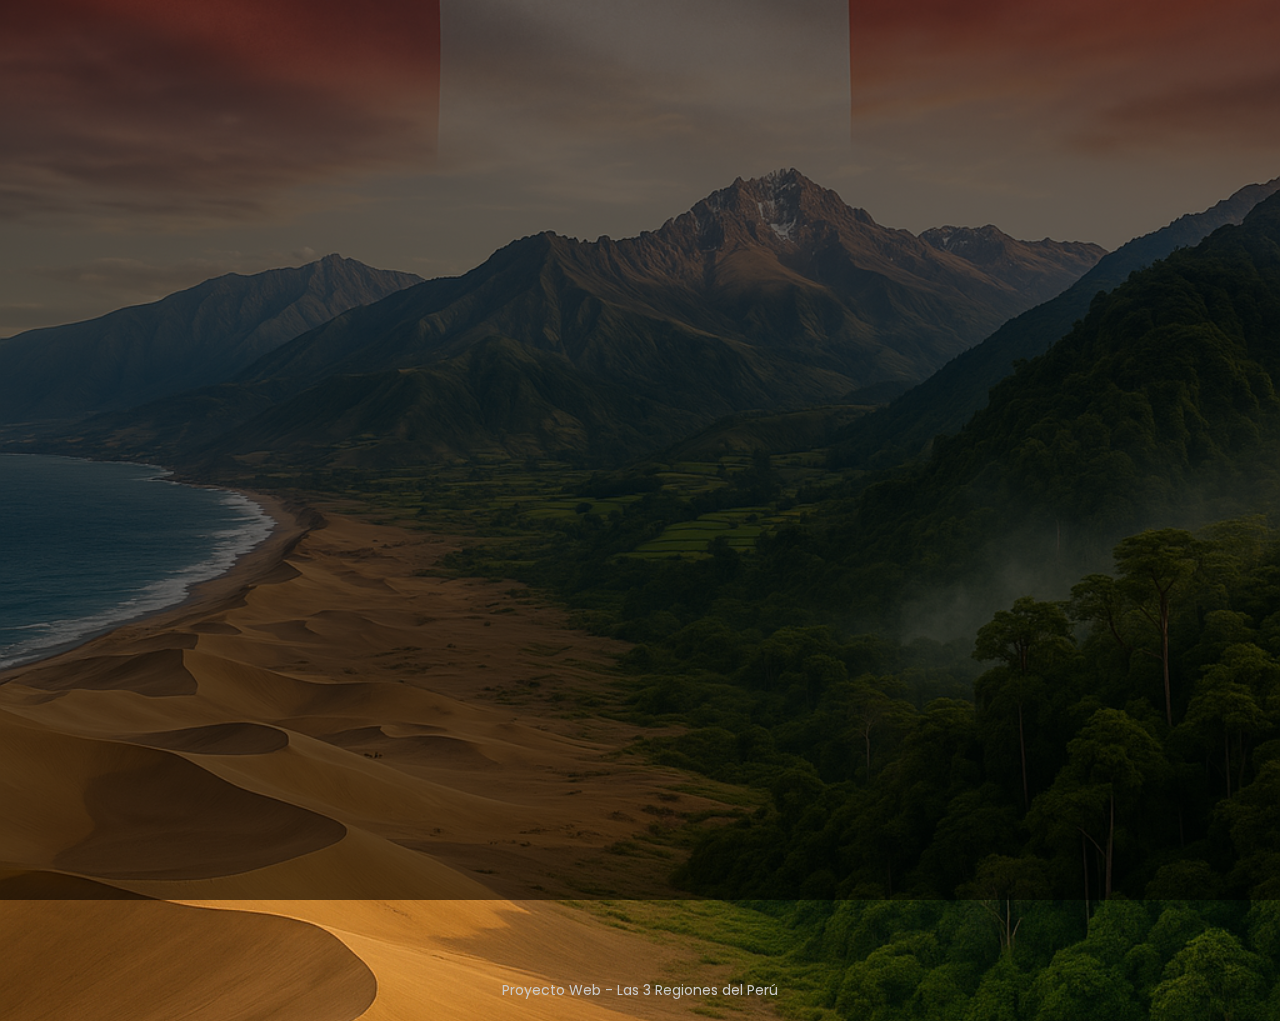
<file: index.html>
<!DOCTYPE html>
<html lang="es">
<head>
  <meta charset="UTF-8" />
  <meta name="viewport" content="width=device-width, initial-scale=1.0"/>
  <title>Perú Unido</title>
  <meta name="description" content="Descubre las regiones del Perú: Costa, Sierra y Selva. Conoce sus desafíos y soluciones.">
  <link href="https://fonts.googleapis.com/css2?family=Poppins:wght@400;600;700&display=swap" rel="stylesheet">
  <style>
    html, body {
      margin: 0;
      padding: 0;
      height: 100%;
      background: url('assets/peru-fondo.jpg') no-repeat center center fixed;
      background-size: cover;
      font-family: 'Poppins', sans-serif;
    }

    body::before {
      content: '';
      position: fixed;
      top: 0; left: 0;
      width: 100%; height: 100%;
      background: rgba(0,0,0,0.6);
      z-index: 0;
    }

    .container {
      position: relative;
      z-index: 1;
      min-height: 100%;
      display: flex;
      flex-direction: column;
      justify-content: flex-start;
      align-items: center;
      text-align: center;
      padding: 40px 20px 20px;
    }

    h1 {
      color: #ffeb3b;
      font-size: 64px;
      margin-bottom: 40px;
      text-transform: uppercase;
      letter-spacing: 2px;
      text-shadow: 3px 3px 6px rgba(0, 0, 0, 0.7);
      opacity: 0;
      transform: translateY(-30px);
      animation: fadeSlideDown 1.2s ease-out forwards, float 4s ease-in-out infinite;
    }

    .boxes {
      display: flex;
      gap: 20px;
      flex-wrap: wrap;
      justify-content: center;
      margin-bottom: 30px;
    }

    .box {
      background: rgba(255, 255, 255, 0.12);
      border: 1px solid rgba(255, 255, 255, 0.3);
      border-radius: 16px;
      padding: 25px;
      flex: 1 1 300px;
      max-width: 400px;
      color: #f5f5f5;
      text-align: left;
      font-size: 17px;
      line-height: 1.6;
      font-weight: 400;
      opacity: 0;
      transform: translateY(30px);
      animation: fadeSlideUp 1s ease-out forwards;
    }

    .box:nth-child(1) {
      animation-delay: 0.5s;
    }

    .box:nth-child(2) {
      animation-delay: 0.8s;
    }

    .box h2 {
      color: #ffeb3b;
      font-size: 26px;
      font-weight: 600;
      margin-top: 0;
      margin-bottom: 12px;
    }

    a {
      padding: 15px 35px;
      background-color: #ffeb3b;
      color: #333;
      text-decoration: none;
      border-radius: 10px;
      font-size: 20px;
      font-weight: 700;
      margin-top: 50px;
      transition: background-color 0.3s, box-shadow 0.3s, filter 0.3s;
      opacity: 0;
      transform: scale(0.9);
      animation: fadeZoom 1s ease-out forwards;
      animation-delay: 1.2s;
    }

    a:hover {
      filter: brightness(0.8);
      box-shadow: 0 0 12px #fdd835;
    }

    footer {
      position: relative;
      z-index: 1;
      margin-top: auto;
      padding: 20px;
      color: #ccc;
      font-size: 14px;
      text-align: center;
    }

    @media (max-width: 600px) {
      h1 {
        font-size: 36px;
        letter-spacing: 1px;
      }
      .box {
        font-size: 15px;
      }
      .box h2 {
        font-size: 22px;
      }
      a {
        font-size: 18px;
        padding: 12px 25px;
        margin-top: 40px;
      }
    }

    /* Animaciones */
    @keyframes fadeSlideDown {
      to {
        opacity: 1;
        transform: translateY(0);
      }
    }

    @keyframes fadeSlideUp {
      to {
        opacity: 1;
        transform: translateY(0);
      }
    }

    @keyframes fadeZoom {
      to {
        opacity: 1;
        transform: scale(1);
      }
    }

    @keyframes float {
      0% { transform: translateY(0); }
      50% { transform: translateY(-10px); }
      100% { transform: translateY(0); }
    }
  </style>
</head>
<body>

  <div class="container">
    <h1>Descubre Perú</h1>

    <div class="boxes">
      <div class="box">
        <h2>Objetivo</h2>
        <p>
          Este proyecto tiene como objetivo integrar conocimientos geográficos, históricos y medioambientales en una maqueta interactiva con códigos QR. Se identifican lugares clave de Costa, Sierra y Selva, analizando problemas ambientales actuales y propuestas de solución, junto con obras históricas vinculadas al manejo adecuado de los recursos hídricos, fomentando un aprendizaje integral.
        </p>
      </div>

      <div class="box">
        <h2>Estrategia</h2>
        <p>
          La estrategia busca fortalecer la conciencia ciudadana sobre la preservación del medio ambiente y valorar la historia en la gestión de los recursos naturales. Los códigos QR en el mapa facilitarán el acceso a información clave de las regiones, permitiendo una experiencia dinámica, interactiva y enriquecedora para todos los participantes del proyecto.
        </p>
      </div>
    </div>

    <a href="regiones.html">¡Explora Ahora!</a>
  </div>

  <footer>
    Proyecto Web - Las 3 Regiones del Perú
  </footer>

</body>
</html>
</file>
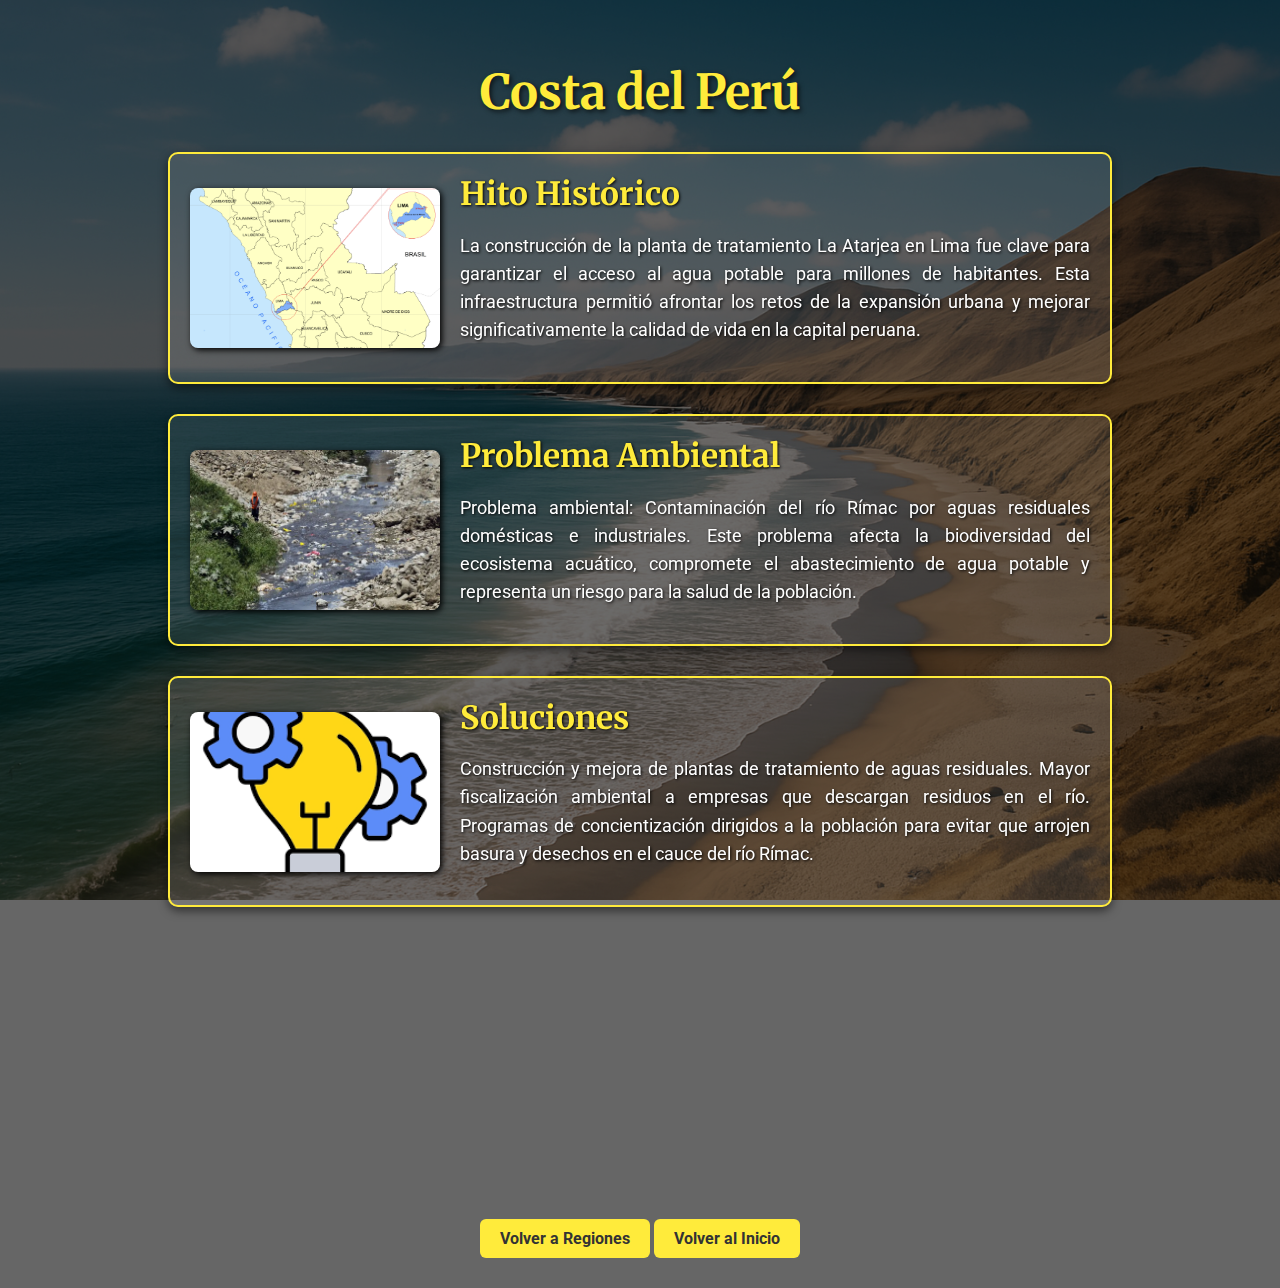
<file: costa.html>
<!DOCTYPE html>
<html lang="es">
<head>
  <meta charset="UTF-8" />
  <meta name="viewport" content="width=device-width, initial-scale=1.0"/>
  <title>Costa del Perú</title>

  <!-- Google Fonts -->
  <link href="https://fonts.googleapis.com/css2?family=Roboto:wght@400;700&family=Merriweather:wght@700&display=swap" rel="stylesheet">

  <!-- AOS Animaciones -->
  <link href="https://cdn.jsdelivr.net/npm/aos@2.3.4/dist/aos.css" rel="stylesheet"/>

  <style>
    body {
      margin: 0;
      padding: 0;
      font-family: 'Roboto', sans-serif;
      min-height: 100vh;
      background: url('assets/costa.jpg') no-repeat center center fixed;
      background-size: cover;
      color: #fff;
    }

    .overlay {
      background-color: rgba(0, 0, 0, 0.6);
      min-height: 100vh;
      padding: 30px 20px;
      display: flex;
      flex-direction: column;
      align-items: center;
    }

    h1 {
      font-family: 'Merriweather', serif;
      color: #ffeb3b;
      font-size: 3em;
      text-shadow: 2px 2px 5px rgba(0, 0, 0, 0.7);
      margin-bottom: 30px;
    }

    .section-box {
      background-color: rgba(255, 255, 255, 0.1);
      border: 2px solid #ffeb3b;
      border-radius: 10px;
      padding: 20px;
      max-width: 900px;
      width: 100%;
      margin-bottom: 30px;
      display: flex;
      flex-wrap: wrap;
      gap: 20px;
      align-items: center;
      box-shadow: 0 4px 10px rgba(0,0,0,0.5);
    }

    .section-box img {
      width: 250px;
      height: 160px;
      object-fit: cover;
      border-radius: 8px;
      box-shadow: 2px 2px 6px #000;
    }

    .section-content {
      flex: 1;
    }

    .section-content h2 {
      font-family: 'Merriweather', serif;
      font-size: 2em;
      color: #ffeb3b;
      margin: 0 0 10px 0;
      text-shadow: 1px 1px 3px #000;
    }

    .section-content p {
      font-size: 1.1em;
      line-height: 1.6;
      text-align: justify;
      text-shadow: 1px 1px 3px #000;
    }

    footer {
      margin-top: 20px;
    }

    .btn {
      display: inline-block;
      padding: 10px 20px;
      background-color: #ffeb3b;
      color: #333;
      text-decoration: none;
      border-radius: 6px;
      font-weight: bold;
      transition: 0.3s ease;
    }

    .btn:hover {
      background-color: #fdd835;
      transform: scale(1.05);
    }

    @media(max-width: 600px) {
      .section-box {
        flex-direction: column;
        align-items: center;
      }

      .section-box img {
        width: 90%;
        height: auto;
      }
    }
  </style>

  <script>
    window.addEventListener('load', () => {
      const navType = performance.getEntriesByType("navigation")[0].type;
      if (navType === "reload") {
        window.location.href = "index.html";
      }
    });
  </script>
</head>
<body>
  <div class="overlay">
    <h1>Costa del Perú</h1>

    <div class="section-box" data-aos="fade-up">
      <img src="assets/hito-costa.jpg" alt="Hito histórico en la costa">
      <div class="section-content">
        <h2>Hito Histórico</h2>
        <p>
          La construcción de la planta de tratamiento La Atarjea en Lima fue clave para garantizar el acceso al agua potable para millones de habitantes. Esta infraestructura permitió afrontar los retos de la expansión urbana y mejorar significativamente la calidad de vida en la capital peruana.
        </p>
      </div>
    </div>

    <div class="section-box" data-aos="fade-up" data-aos-delay="200">
      <img src="assets/problema-costa.jpg" alt="Problema ambiental en la costa">
      <div class="section-content">
        <h2>Problema Ambiental</h2>
        <p>
          Problema ambiental: Contaminación del río Rímac por aguas residuales domésticas e industriales. Este problema afecta la biodiversidad del ecosistema acuático, compromete el abastecimiento de agua potable y representa un riesgo para la salud de la población.
        </p>
      </div>
    </div>

    <div class="section-box" data-aos="fade-up" data-aos-delay="400">
      <img src="assets/solucion-costa.jpg" alt="Solución en la costa">
      <div class="section-content">
        <h2>Soluciones</h2>
        <p>
          Construcción y mejora de plantas de tratamiento de aguas residuales. Mayor fiscalización ambiental a empresas que descargan residuos en el río. Programas de concientización dirigidos a la población para evitar que arrojen basura y desechos en el cauce del río Rímac.
        </p>
      </div>
    </div>

    <div class="section-box" data-aos="fade-up" data-aos-delay="600">
      <img src="assets/rio-costa.jpg" alt="Río Rímac">
      <div class="section-content">
        <h2>Río Rímac</h2>
        <p>
          Beneficio del buen manejo del recurso: Permitió la regulación del caudal del río, garantizando un suministro continuo de agua potable a Lima. Esta obra fue clave para enfrentar las sequías, apoyar el crecimiento de la ciudad y promover un desarrollo sostenible que asegure el bienestar de futuras generaciones.
        </p>
      </div>
    </div>

    <footer>
      <a class="btn" href="regiones.html">Volver a Regiones</a>
      <a class="btn" href="index.html">Volver al Inicio</a>
    </footer>
  </div>

  <!-- AOS Scripts -->
  <script src="https://cdn.jsdelivr.net/npm/aos@2.3.4/dist/aos.js"></script>
  <script>
    AOS.init({
      duration: 1000,
      once: false
    });
  </script>
</body>
</html>
</file>
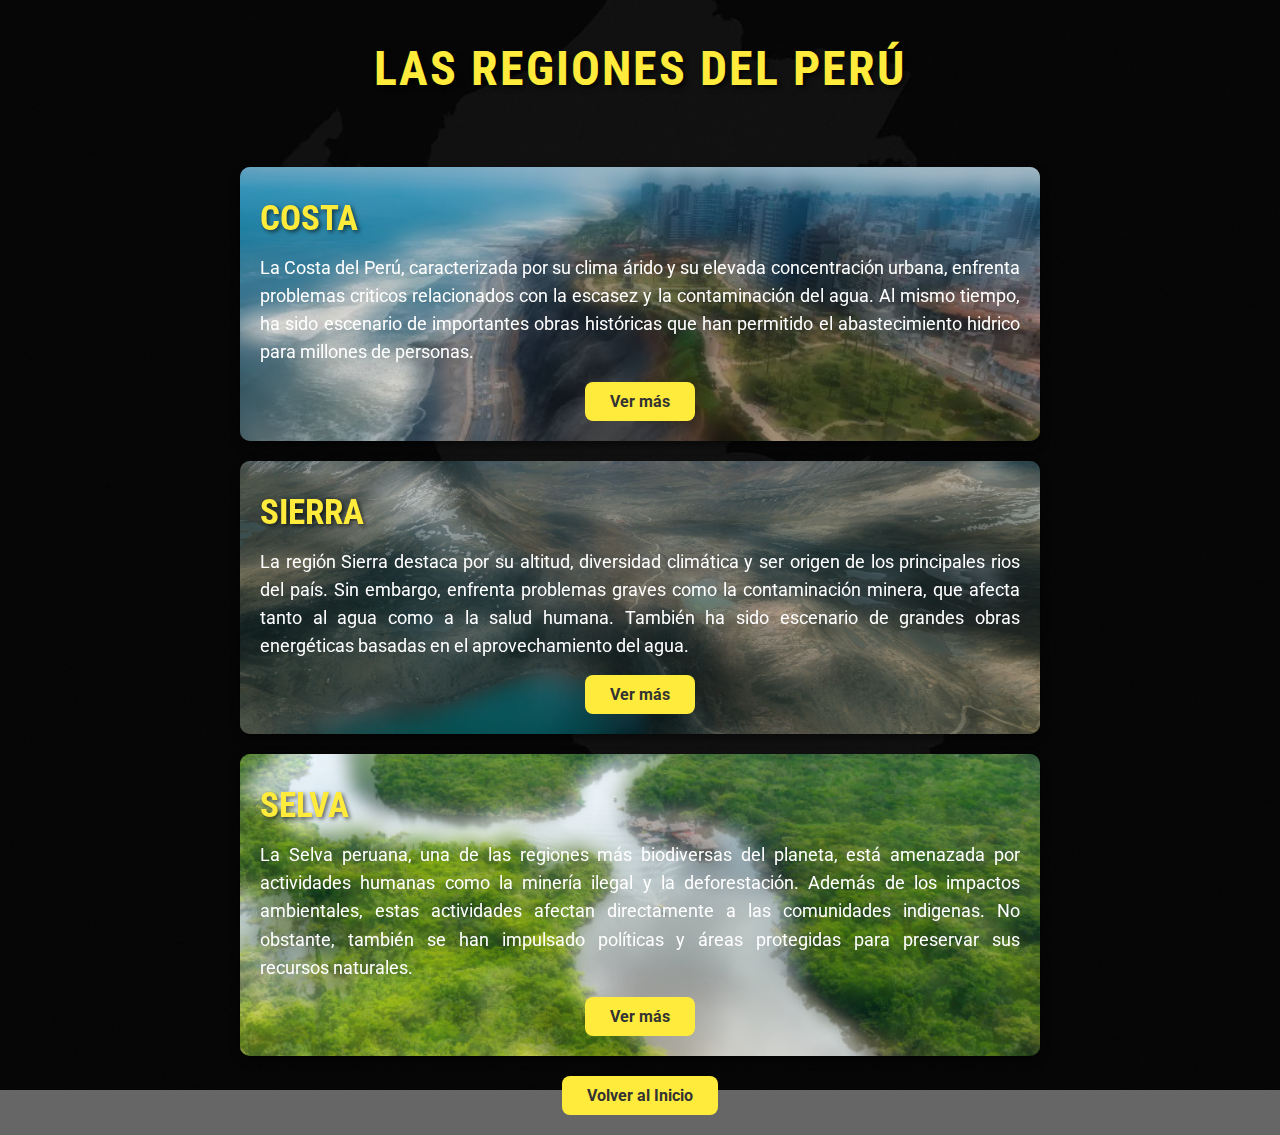
<file: regiones.html>
<!DOCTYPE html>
<html lang="es">
<head>
  <meta charset="UTF-8" />
  <meta name="viewport" content="width=device-width, initial-scale=1.0"/>
  <title>Regiones del Perú</title>

  <!-- Google Fonts -->
  <link href="https://fonts.googleapis.com/css2?family=Roboto:wght@400;700&family=Roboto+Condensed:wght@700&display=swap" rel="stylesheet">

  <!-- AOS Animaciones -->
  <link href="https://cdn.jsdelivr.net/npm/aos@2.3.4/dist/aos.css" rel="stylesheet"/>

  <style>
    body {
      margin: 0;
      padding: 0;
      font-family: 'Roboto', sans-serif;
      color: #fff;
      background: url('assets/fondo-regiones.jpg') no-repeat center center fixed;
      background-size: cover;
    }

    .overlay {
      background-color: rgba(0, 0, 0, 0.6);
      min-height: 100vh;
      display: flex;
      flex-direction: column;
      justify-content: center;
    }

    header {
      text-align: center;
      padding: 40px 20px;
    }

    h1 {
      font-family: 'Roboto Condensed', sans-serif;
      color: #ffeb3b;
      font-size: 3em;
      text-transform: uppercase;
      letter-spacing: 2px;
      text-shadow: 3px 3px 5px rgba(0, 0, 0, 0.7);
      margin: 0 0 30px 0;
    }

    main {
      width: 95%;
      max-width: 800px;
      margin: auto;
      display: flex;
      flex-direction: column;
      gap: 20px;
    }

    section {
      position: relative;
      background-size: cover;
      background-position: center;
      border-radius: 10px;
      padding: 20px;
      box-shadow: 0 4px 10px rgba(0,0,0,0.5);
      overflow: hidden;
    }

    section::before {
      content: '';
      position: absolute;
      top: 0; left: 0;
      width: 100%; height: 100%;
      background: inherit;
      filter: blur(8px);
      transform: scale(1.1);
      opacity: 0.7;
      z-index: 0;
    }

    section > * {
      position: relative;
      z-index: 1;
    }

    .costa {
      background-image: url('assets/regiones-costa.jpg');
    }

    .sierra {
      background-image: url('assets/regiones-sierra.jpg');
    }

    .selva {
      background-image: url('assets/regiones-selva.jpg');
    }

    h2 {
      font-family: 'Roboto Condensed', sans-serif;
      font-size: 2.2em;
      color: #ffeb3b;
      text-transform: uppercase;
      margin: 10px 0 15px 0;
      text-shadow: 2px 2px 4px rgba(0,0,0,0.6);
    }

    p {
      font-size: 1.1em;
      text-align: justify;
      line-height: 1.6;
      margin: 0 0 15px 0;
    }

    .btn {
      display: inline-block;
      padding: 10px 25px;
      background-color: #ffeb3b;
      color: #333;
      text-decoration: none;
      border-radius: 8px;
      font-weight: bold;
      transition: 0.3s ease;
    }

    .btn:hover {
      background-color: #fdd835;
      transform: scale(1.05);
    }

    .btn-container {
      text-align: center;
      margin-top: 10px;
    }

    footer {
      text-align: center;
      padding: 20px 0;
    }
  </style>

  <script>
    window.addEventListener('load', () => {
      const navType = performance.getEntriesByType("navigation")[0].type;
      if (navType === "reload") {
        window.location.href = "index.html";
      }
    });
  </script>
</head>
<body>
  <div class="overlay">
    <header>
      <h1>Las Regiones del Perú</h1>
    </header>

    <main>
      <section class="costa" data-aos="fade-up">
        <h2>Costa</h2>
        <p>
          La Costa del Perú, caracterizada por su clima árido y su elevada concentración urbana, enfrenta problemas criticos relacionados con la escasez y la contaminación del agua. Al mismo tiempo, ha sido escenario de importantes obras históricas que han permitido el abastecimiento hidrico para millones de personas.
        </p>
        <div class="btn-container">
          <a class="btn" href="costa.html">Ver más</a>
        </div>
      </section>

      <section class="sierra" data-aos="fade-up" data-aos-delay="200">
        <h2>Sierra</h2>
        <p>
          La región Sierra destaca por su altitud, diversidad climática y ser origen de los principales rios del país. Sin embargo, enfrenta problemas graves como la contaminación minera, que afecta tanto al agua como a la salud humana. También ha sido escenario de grandes obras energéticas basadas en el aprovechamiento del agua.
        </p>
        <div class="btn-container">
          <a class="btn" href="sierra.html">Ver más</a>
        </div>
      </section>

      <section class="selva" data-aos="fade-up" data-aos-delay="400">
        <h2>Selva</h2>
        <p>
          La Selva peruana, una de las regiones más biodiversas del planeta, está amenazada por actividades humanas como la minería ilegal y la deforestación. Además de los impactos ambientales, estas actividades afectan directamente a las comunidades indigenas. No obstante, también se han impulsado políticas y áreas protegidas para preservar sus recursos naturales.
        </p>
        <div class="btn-container">
          <a class="btn" href="selva.html">Ver más</a>
        </div>
      </section>
    </main>

    <footer>
      <a class="btn" href="index.html">Volver al Inicio</a>
    </footer>
  </div>

  <!-- AOS Scripts -->
  <script src="https://cdn.jsdelivr.net/npm/aos@2.3.4/dist/aos.js"></script>
  <script>
    AOS.init();
  </script>
</body>
</html>
</file>
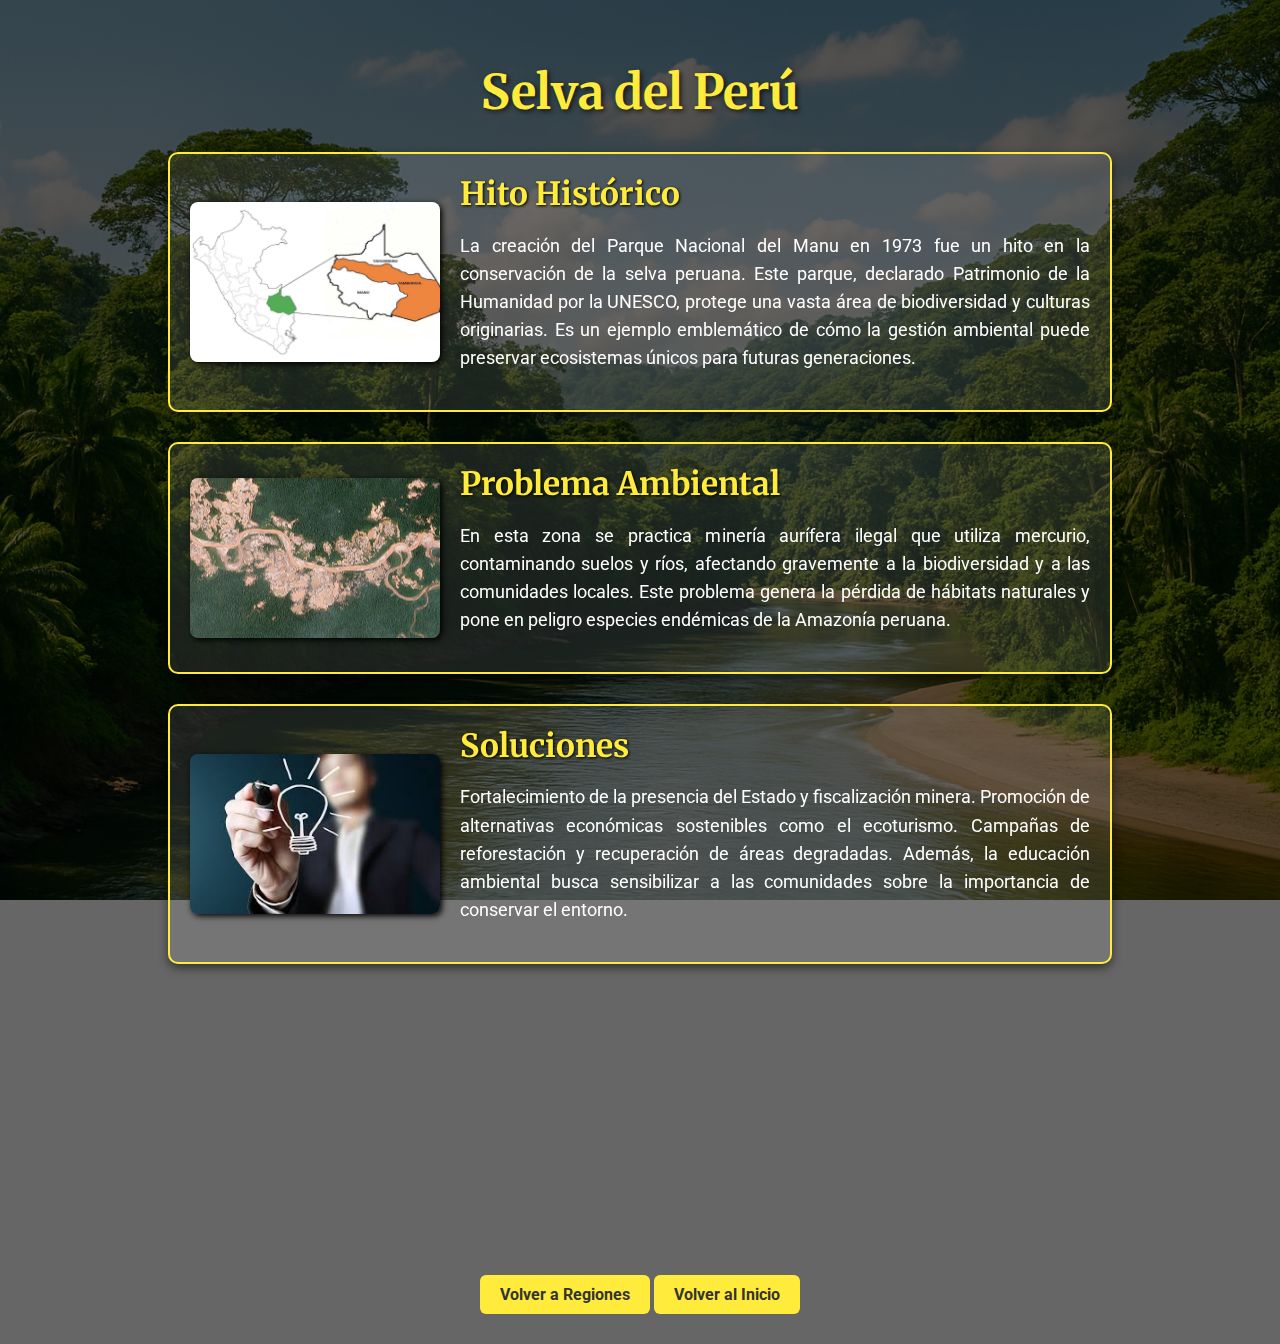
<file: selva.html>
<!DOCTYPE html>
<html lang="es">
<head>
  <meta charset="UTF-8" />
  <meta name="viewport" content="width=device-width, initial-scale=1.0"/>
  <title>Selva del Perú</title>

  <!-- Google Fonts -->
  <link href="https://fonts.googleapis.com/css2?family=Roboto:wght@400;700&family=Merriweather:wght@700&display=swap" rel="stylesheet">

  <!-- AOS Animaciones -->
  <link href="https://cdn.jsdelivr.net/npm/aos@2.3.4/dist/aos.css" rel="stylesheet"/>

  <style>
    body {
      margin: 0;
      padding: 0;
      font-family: 'Roboto', sans-serif;
      min-height: 100vh;
      background: url('assets/selva.jpg') no-repeat center center fixed;
      background-size: cover;
      color: #fff;
    }

    .overlay {
      background-color: rgba(0, 0, 0, 0.6);
      min-height: 100vh;
      padding: 30px 20px;
      display: flex;
      flex-direction: column;
      align-items: center;
    }

    h1 {
      font-family: 'Merriweather', serif;
      color: #ffeb3b;
      font-size: 3em;
      text-shadow: 2px 2px 5px rgba(0, 0, 0, 0.7);
      margin-bottom: 30px;
    }

    .section-box {
      background-color: rgba(255, 255, 255, 0.1);
      border: 2px solid #ffeb3b;
      border-radius: 10px;
      padding: 20px;
      max-width: 900px;
      width: 100%;
      margin-bottom: 30px;
      display: flex;
      flex-wrap: wrap;
      gap: 20px;
      align-items: center;
      box-shadow: 0 4px 10px rgba(0,0,0,0.5);
    }

    .section-box img {
      width: 250px;
      height: 160px;
      object-fit: cover;
      border-radius: 8px;
      box-shadow: 2px 2px 6px #000;
    }

    .section-content {
      flex: 1;
    }

    .section-content h2 {
      font-family: 'Merriweather', serif;
      font-size: 2em;
      color: #ffeb3b;
      margin: 0 0 10px 0;
      text-shadow: 1px 1px 3px #000;
    }

    .section-content p {
      font-size: 1.1em;
      line-height: 1.6;
      text-align: justify;
    }

    footer {
      margin-top: 20px;
    }

    .btn {
      display: inline-block;
      padding: 10px 20px;
      background-color: #ffeb3b;
      color: #333;
      text-decoration: none;
      border-radius: 6px;
      font-weight: bold;
      transition: 0.3s ease;
    }

    .btn:hover {
      background-color: #fdd835;
      transform: scale(1.05);
    }

    @media(max-width: 600px) {
      .section-box {
        flex-direction: column;
        align-items: center;
      }

      .section-box img {
        width: 90%;
        height: auto;
      }
    }
  </style>

  <script>
    window.addEventListener('load', () => {
      const navType = performance.getEntriesByType("navigation")[0].type;
      if (navType === "reload") {
        window.location.href = "index.html";
      }
    });
  </script>
</head>
<body>
  <div class="overlay">
    <h1>Selva del Perú</h1>

    <div class="section-box" data-aos="fade-up">
      <img src="assets/hito-selva.jpg" alt="Hito histórico en la selva">
      <div class="section-content">
        <h2>Hito Histórico</h2>
        <p>
          La creación del Parque Nacional del Manu en 1973 fue un hito en la conservación de la selva peruana. Este parque, declarado Patrimonio de la Humanidad por la UNESCO, protege una vasta área de biodiversidad y culturas originarias. Es un ejemplo emblemático de cómo la gestión ambiental puede preservar ecosistemas únicos para futuras generaciones.
        </p>
      </div>
    </div>

    <div class="section-box" data-aos="fade-up" data-aos-delay="200">
      <img src="assets/problema-selva.jpg" alt="Problema en la selva">
      <div class="section-content">
        <h2>Problema Ambiental</h2>
        <p>
          En esta zona se practica minería aurífera ilegal que utiliza mercurio, contaminando suelos y ríos, afectando gravemente a la biodiversidad y a las comunidades locales. Este problema genera la pérdida de hábitats naturales y pone en peligro especies endémicas de la Amazonía peruana.
        </p>
      </div>
    </div>

    <div class="section-box" data-aos="fade-up" data-aos-delay="400">
      <img src="assets/solucion-selva.jpg" alt="Solución en la selva">
      <div class="section-content">
        <h2>Soluciones</h2>
        <p>
          Fortalecimiento de la presencia del Estado y fiscalización minera. Promoción de alternativas económicas sostenibles como el ecoturismo. Campañas de reforestación y recuperación de áreas degradadas. Además, la educación ambiental busca sensibilizar a las comunidades sobre la importancia de conservar el entorno.
        </p>
      </div>
    </div>

    <div class="section-box" data-aos="fade-up" data-aos-delay="600">
      <img src="assets/rio-selva.jpg" alt="Río en la selva">
      <div class="section-content">
        <h2>Río Tambopata</h2>
        <p>
          Beneficio del buen manejo del recurso: Área natural protegida que preserva miles de especies. Fomenta el ecoturismo y la educación ambiental, promoviendo un uso responsable de los recursos sin destruir el ecosistema. Además, estos ríos son vitales para el equilibrio hídrico de toda la región.
        </p>
      </div>
    </div>

    <footer>
      <a class="btn" href="regiones.html">Volver a Regiones</a>
      <a class="btn" href="index.html">Volver al Inicio</a>
    </footer>
  </div>

  <!-- AOS Scripts -->
  <script src="https://cdn.jsdelivr.net/npm/aos@2.3.4/dist/aos.js"></script>
  <script>
    AOS.init({
      duration: 1000,
      once: false
    });
  </script>
</body>
</html>
</file>
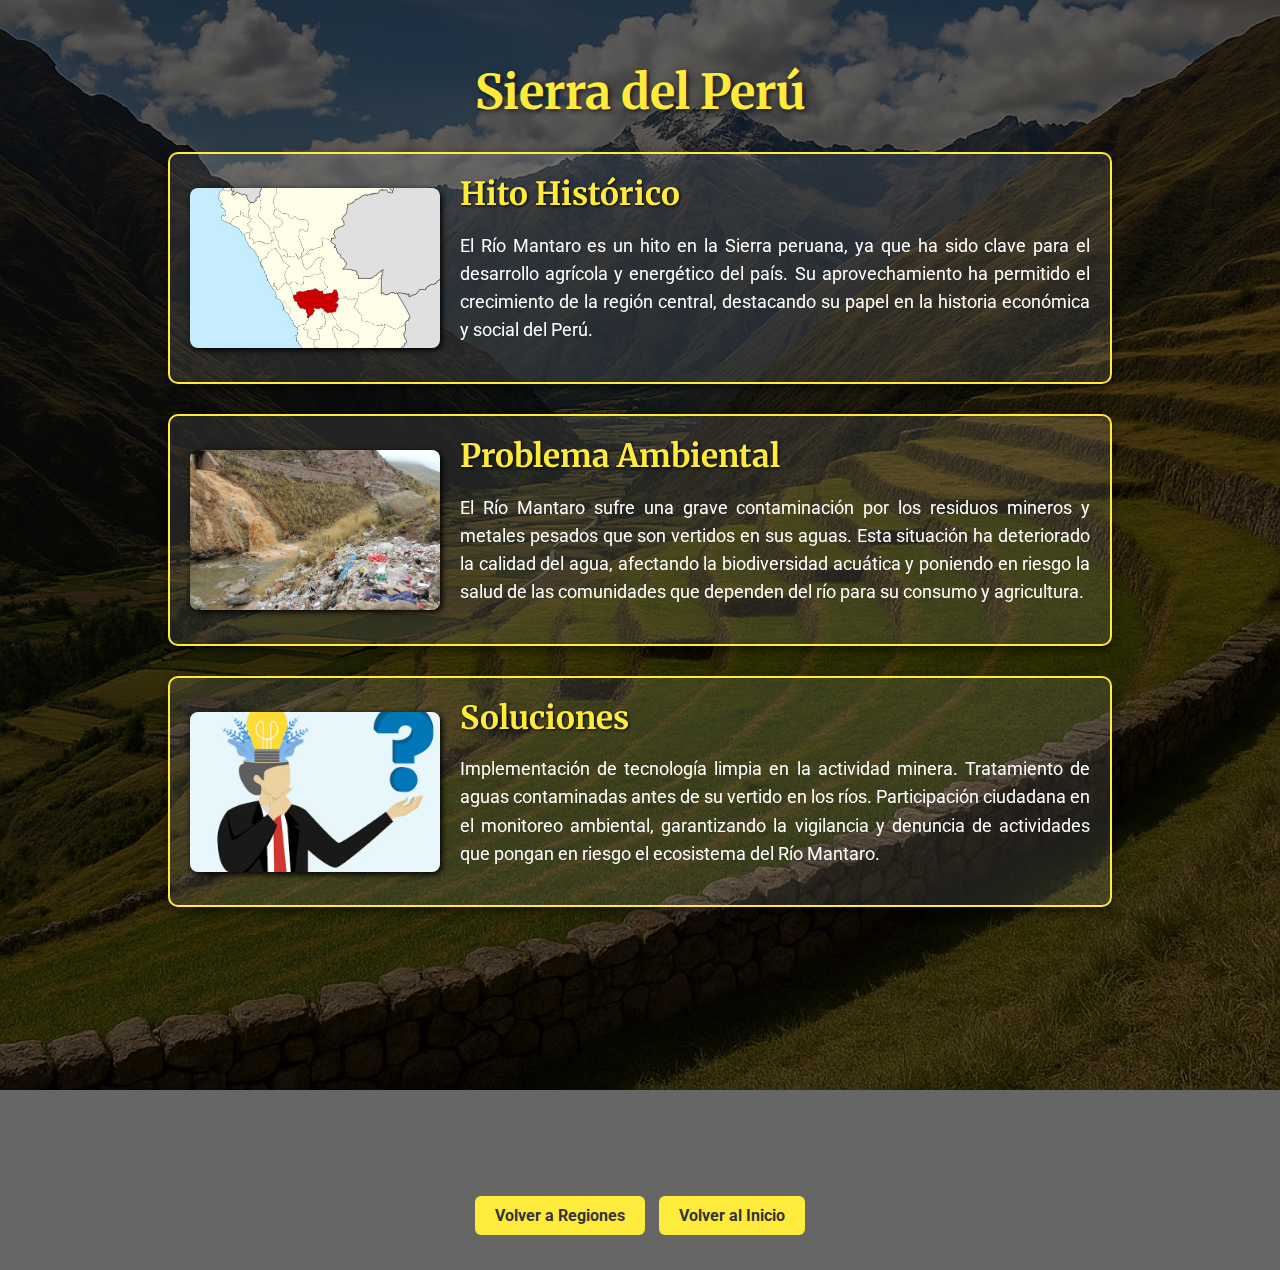
<file: sierra.html>
<!DOCTYPE html>
<html lang="es">
<head>
  <meta charset="UTF-8" />
  <meta name="viewport" content="width=device-width, initial-scale=1.0"/>
  <title>Sierra del Perú</title>

  <!-- Google Fonts -->
  <link href="https://fonts.googleapis.com/css2?family=Roboto:wght@400;700&family=Merriweather:wght@700&display=swap" rel="stylesheet">

  <!-- AOS Animaciones -->
  <link href="https://cdn.jsdelivr.net/npm/aos@2.3.4/dist/aos.css" rel="stylesheet"/>

  <style>
    body {
      margin: 0;
      padding: 0;
      font-family: 'Roboto', sans-serif;
      min-height: 100vh;
      background: url('assets/sierra.jpg') no-repeat center center fixed;
      background-size: cover;
      color: #fff;
    }

    .overlay {
      background-color: rgba(0, 0, 0, 0.6);
      min-height: 100vh;
      padding: 30px 20px;
      display: flex;
      flex-direction: column;
      align-items: center;
    }

    h1 {
      font-family: 'Merriweather', serif;
      color: #ffeb3b;
      font-size: 3em;
      text-shadow: 2px 2px 5px rgba(0, 0, 0, 0.7);
      margin-bottom: 30px;
    }

    .section-box {
      background-color: rgba(255, 255, 255, 0.1);
      border: 2px solid #ffeb3b;
      border-radius: 10px;
      padding: 20px;
      max-width: 900px;
      width: 100%;
      margin-bottom: 30px;
      display: flex;
      flex-wrap: wrap;
      gap: 20px;
      align-items: center;
      box-shadow: 0 4px 10px rgba(0,0,0,0.5);
    }

    .section-box img {
      width: 250px;
      height: 160px;
      object-fit: cover;
      border-radius: 8px;
      box-shadow: 2px 2px 6px #000;
    }

    .section-content {
      flex: 1;
    }

    .section-content h2 {
      font-family: 'Merriweather', serif;
      font-size: 2em;
      color: #ffeb3b;
      margin: 0 0 10px 0;
      text-shadow: 1px 1px 3px #000;
    }

    .section-content p {
      font-size: 1.1em;
      line-height: 1.6;
      text-align: justify;
    }

    footer {
      margin-top: 20px;
      text-align: center;
    }

    .btn {
      display: inline-block;
      padding: 10px 20px;
      background-color: #ffeb3b;
      color: #333;
      text-decoration: none;
      border-radius: 6px;
      font-weight: bold;
      transition: 0.3s ease;
      margin: 5px;
    }

    .btn:hover {
      background-color: #fdd835;
      transform: scale(1.05);
    }

    @media(max-width: 600px) {
      .section-box {
        flex-direction: column;
        align-items: center;
      }

      .section-box img {
        width: 90%;
        height: auto;
      }
    }
  </style>

  <script>
    window.addEventListener('load', () => {
      const navType = performance.getEntriesByType("navigation")[0].type;
      if (navType === "reload") {
        window.location.href = "index.html";
      }
    });
  </script>
</head>
<body>
  <div class="overlay">
    <h1>Sierra del Perú</h1>

    <div class="section-box" data-aos="fade-up">
      <img src="assets/hito-sierra.jpg" alt="Hito histórico de la Sierra">
      <div class="section-content">
        <h2>Hito Histórico</h2>
        <p>
          El Río Mantaro es un hito en la Sierra peruana, ya que ha sido clave para el desarrollo agrícola y energético del país. Su aprovechamiento ha permitido el crecimiento de la región central, destacando su papel en la historia económica y social del Perú.
        </p>
      </div>
    </div>

    <div class="section-box" data-aos="fade-up" data-aos-delay="200">
      <img src="assets/problema-sierra.jpg" alt="Contaminación del Río Mantaro">
      <div class="section-content">
        <h2>Problema Ambiental</h2>
        <p>
          El Río Mantaro sufre una grave contaminación por los residuos mineros y metales pesados que son vertidos en sus aguas. Esta situación ha deteriorado la calidad del agua, afectando la biodiversidad acuática y poniendo en riesgo la salud de las comunidades que dependen del río para su consumo y agricultura.
        </p>
      </div>
    </div>

    <div class="section-box" data-aos="fade-up" data-aos-delay="400">
      <img src="assets/solucion-sierra.jpg" alt="Soluciones para el Río Mantaro">
      <div class="section-content">
        <h2>Soluciones</h2>
        <p>
          Implementación de tecnología limpia en la actividad minera. Tratamiento de aguas contaminadas antes de su vertido en los ríos. Participación ciudadana en el monitoreo ambiental, garantizando la vigilancia y denuncia de actividades que pongan en riesgo el ecosistema del Río Mantaro.
        </p>
      </div>
    </div>

    <div class="section-box" data-aos="fade-up" data-aos-delay="600">
      <img src="assets/rio-sierra.jpg" alt="Río Mantaro">
      <div class="section-content">
        <h2>Río Mantaro</h2>
        <p>
          Beneficio del buen manejo del recurso: Genera aproximadamente el 30% de la electricidad del Perú. Aprovecha eficientemente el caudal del río, promoviendo el uso de energía limpia y sostenible a nivel nacional.
        </p>
      </div>
    </div>

    <footer>
      <a class="btn" href="regiones.html">Volver a Regiones</a>
      <a class="btn" href="index.html">Volver al Inicio</a>
    </footer>
  </div>

  <!-- AOS Scripts -->
  <script src="https://cdn.jsdelivr.net/npm/aos@2.3.4/dist/aos.js"></script>
  <script>
    AOS.init({
      duration: 1000,
      once: false
    });
  </script>
</body>
</html>
</file>
